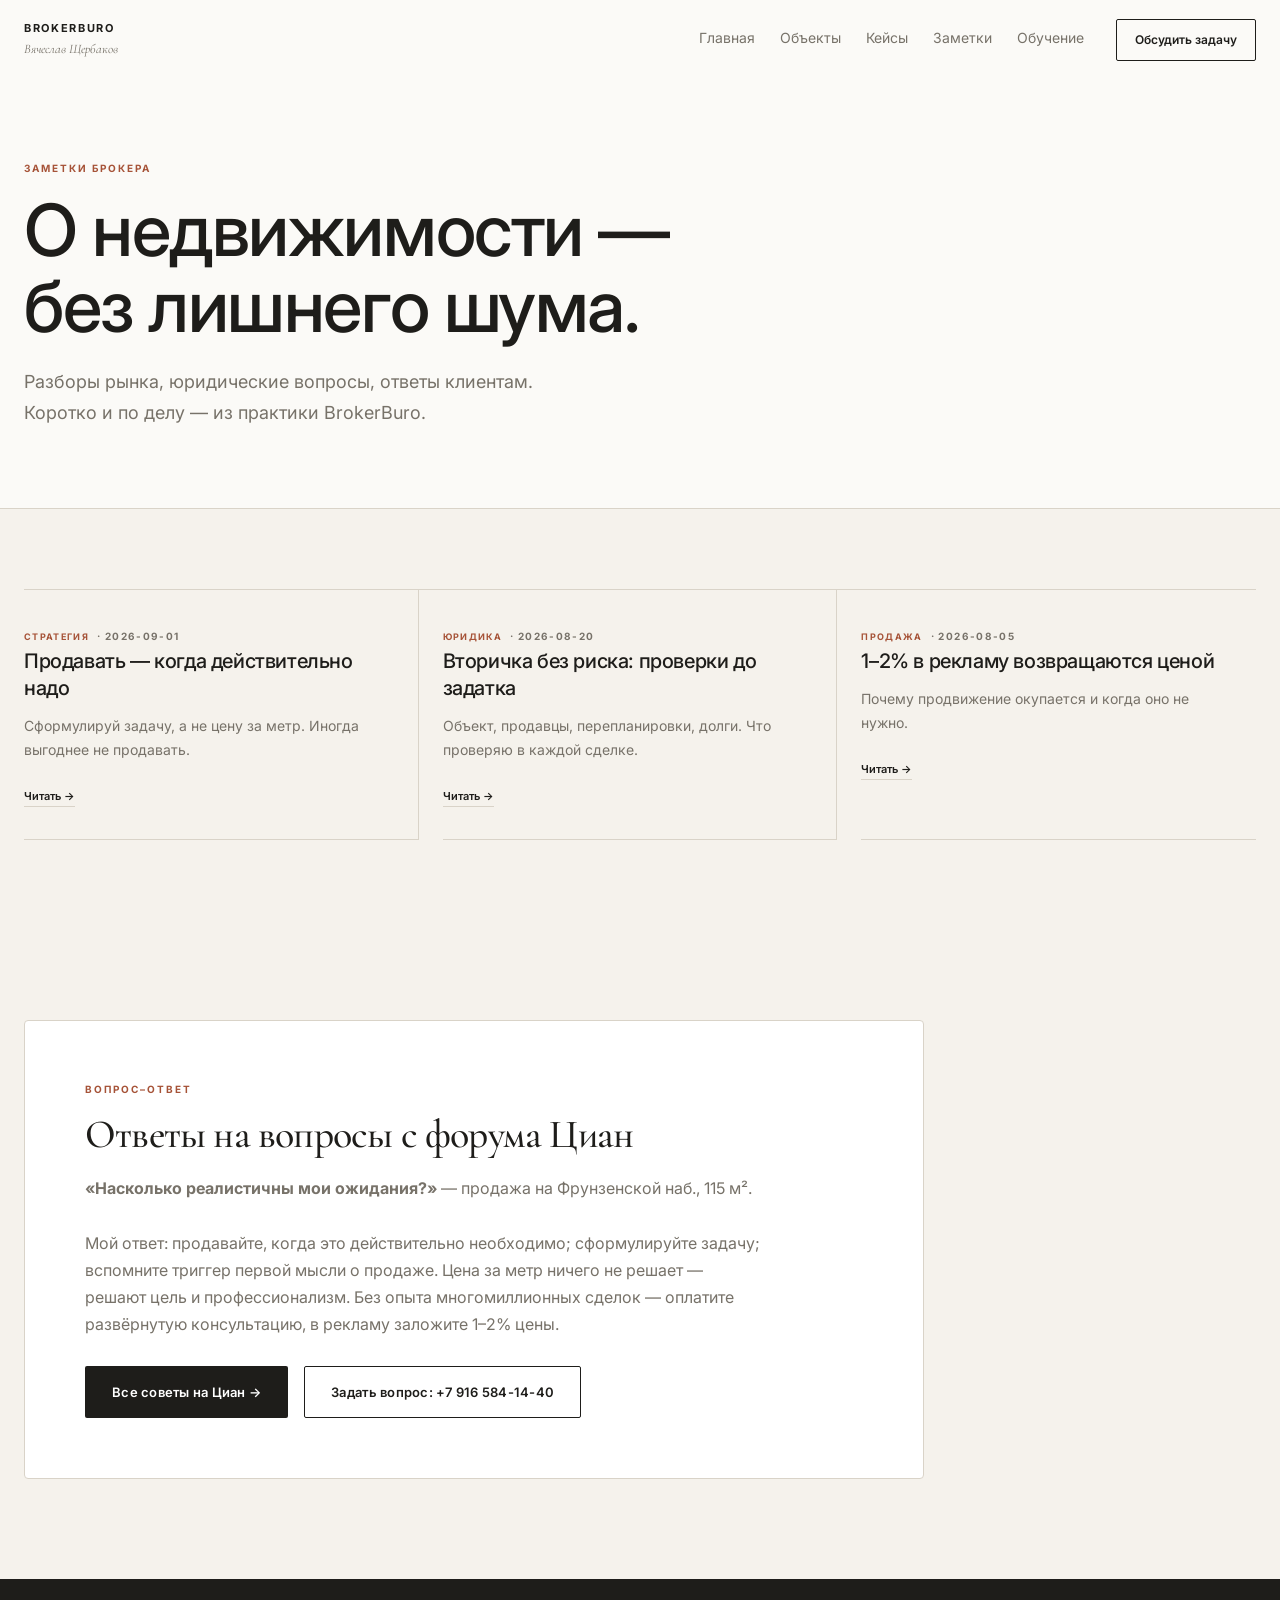
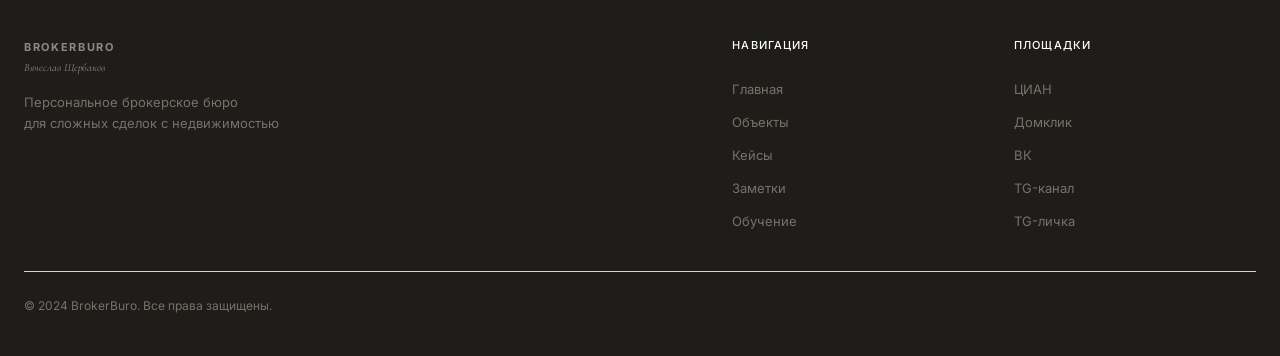
<file: blog.html>
<!doctype html>
<html lang="ru">
<head>
  <meta charset="utf-8" />
  <meta name="viewport" content="width=device-width, initial-scale=1" />
  <title>Заметки — BrokerBuro</title>
  <meta name="description" content="Заметки брокера о недвижимости — без лишнего шума. Разборы рынка, юридические вопросы, ответы клиентам." />
  <link rel="preconnect" href="https://fonts.googleapis.com">
  <link rel="preconnect" href="https://fonts.gstatic.com" crossorigin>
  <link href="https://fonts.googleapis.com/css2?family=Cormorant+Garamond:ital,wght@0,400;0,500;0,600;1,400&family=Inter:wght@300;400;500;600;700&display=swap" rel="stylesheet">
  <link rel="stylesheet" href="assets/css/style-premium.css" />
</head>
<body>
<header class="site-header" id="header">
  <div class="container header-inner">
    <a class="brand" href="index.html" aria-label="BrokerBuro">
      <span class="brand-name">BrokerBuro</span>
      <span class="brand-signature">Вячеслав Щербаков</span>
    </a>
    
    <nav class="nav" aria-label="Основная навигация">
      <a href="index.html">Главная</a>
      <a href="catalog.html">Объекты</a>
      <a href="cases.html">Кейсы</a>
      <a href="blog.html" class="active">Заметки</a>
      <a href="coaching.html">Обучение</a>
    </nav>
    
    <a class="header-cta js-open-tg" href="#">Обсудить задачу</a>
    
    <button class="burger" type="button" aria-label="Открыть меню" aria-expanded="false">☰</button>
  </div>
  
  <div class="mobile-nav" aria-hidden="true">
    <a href="index.html">Главная</a>
    <a href="catalog.html">Объекты</a>
    <a href="cases.html">Кейсы</a>
    <a href="blog.html" class="active">Заметки</a>
    <a href="coaching.html">Обучение</a>
    <a href="#" class="js-open-tg" data-plan="Консультация">Обсудить задачу</a>
  </div>
</header>

<main class="notes-page">
  <!-- Notes Header -->
  <section class="notes-hero">
    <div class="container">
      <span class="section-kicker">ЗАМЕТКИ БРОКЕРА</span>
      <h1>О недвижимости — без лишнего шума.</h1>
      <p class="notes-subtitle">
        Разборы рынка, юридические вопросы, ответы клиентам. 
        Коротко и по делу — из практики BrokerBuro.
      </p>
    </div>
  </section>
  
  <!-- Notes Grid -->
  <section class="section">
    <div class="container">
      <div class="notes-grid" id="posts"><p>Загружаю…</p></div>
    </div>
  </section>
  
  <!-- Q&A Section -->
  <section class="qa-section">
    <div class="container">
      <div class="qa-card">
        <div>
          <span class="section-kicker">ВОПРОС–ОТВЕТ</span>
          <h2 style="font-family:var(--font-serif);font-size:clamp(28px,4vw,40px);margin-bottom:20px;">Ответы на вопросы с форума Циан</h2>
          <p style="font-size:16px;line-height:1.7;color:var(--text-muted);max-width:680px;margin-bottom:28px;">
            <strong>«Насколько реалистичны мои ожидания?»</strong> — продажа на Фрунзенской наб., 115 м².<br /><br />
            Мой ответ: продавайте, когда это действительно необходимо; сформулируйте задачу; вспомните триггер первой мысли о продаже. 
            Цена за метр ничего не решает — решают цель и профессионализм. Без опыта многомиллионных сделок — оплатите развёрнутую консультацию, 
            в рекламу заложите 1–2% цены.
          </p>
          <div style="display:flex;gap:16px;flex-wrap:wrap;">
            <a class="btn btn-primary" href="https://www.cian.ru/agents/12252057/" target="_blank" rel="noopener">Все советы на Циан →</a>
            <a class="btn btn-outline" href="tel:+79165841440">Задать вопрос: +7 916 584-14-40</a>
          </div>
        </div>
      </div>
    </div>
  </section>
</main>

<footer class="site-footer">
  <div class="container">
    <div class="footer-grid">
      <div class="footer-brand">
        <a class="brand" href="index.html">
          <span class="brand-name">BrokerBuro</span>
          <span class="brand-signature">Вячеслав Щербаков</span>
        </a>
        <p style="font-size: 13px; color: var(--text-muted); margin-top: 16px; line-height: 1.6;">
          Персональное брокерское бюро<br />
          для сложных сделок с недвижимостью
        </p>
      </div>
      <div class="footer-nav">
        <div class="footer-column">
          <h4 style="font-size: 11px; letter-spacing: 0.1em; text-transform: uppercase; margin-bottom: 16px;">Навигация</h4>
          <a href="index.html">Главная</a>
          <a href="catalog.html">Объекты</a>
          <a href="cases.html">Кейсы</a>
          <a href="blog.html">Заметки</a>
          <a href="coaching.html">Обучение</a>
        </div>
        <div class="footer-column">
          <h4 style="font-size: 11px; letter-spacing: 0.1em; text-transform: uppercase; margin-bottom: 16px;">Площадки</h4>
          <a href="https://www.cian.ru/agents/12252057/" target="_blank">ЦИАН</a>
          <a href="https://agencies.domclick.ru/agent/30328" target="_blank">Домклик</a>
          <a href="https://vk.ru/brokerburo" target="_blank">ВК</a>
          <a href="https://t.me/ai_and_realtor" target="_blank">TG-канал</a>
          <a href="https://t.me/VAShcherbakov" target="_blank">TG-личка</a>
        </div>
      </div>
    </div>
    <div style="border-top: 1px solid var(--line-sand); margin-top: 40px; padding-top: 24px; font-size: 12px; color: var(--text-muted);">
      © 2024 BrokerBuro. Все права защищены.
    </div>
  </div>
</footer>

<script type="module">
  import "./assets/js/common.js";
  fetch("data/posts.json").then(r => r.json()).then(posts => {
    document.getElementById("posts").innerHTML = posts.map(p =>
      `<article class="note-card hover-lift">
        <span class="note-category">${p.tag}<span class="note-date">· ${p.date}</span></span>
        <h3>${p.title}</h3>
        <p>${p.excerpt}</p>
        <a class="note-read-more" href="#">Читать <span class="arrow">→</span></a>
      </article>`
    ).join("");
  });
</script>
<script>
// Header scroll effect
(() => {
  const header = document.getElementById('header');
  if (!header) return;
  
  const onScroll = () => {
    if (window.scrollY > 50) {
      header.classList.add('scrolled');
    } else {
      header.classList.remove('scrolled');
    }
  };
  
  window.addEventListener('scroll', onScroll, { passive: true });
  onScroll();
})();

// Mobile menu
(() => {
  const burger = document.querySelector('.burger');
  const mobile = document.querySelector('.mobile-nav');
  const header = document.querySelector('.site-header');
  
  if (!burger || !mobile) return;
  
  burger.addEventListener('click', () => {
    const open = mobile.classList.toggle('open');
    burger.setAttribute('aria-expanded', String(open));
    burger.textContent = open ? '✕' : '☰';
    mobile.setAttribute('aria-hidden', String(!open));
    document.body.style.overflow = open ? 'hidden' : '';
  });
  
  mobile.querySelectorAll('a').forEach(a => {
    a.addEventListener('click', () => {
      mobile.classList.remove('open');
      burger.setAttribute('aria-expanded', 'false');
      burger.textContent = '☰';
      mobile.setAttribute('aria-hidden', 'true');
      document.body.style.overflow = '';
    });
  });
})();

// Fade-in animation on scroll
(() => {
  const elements = document.querySelectorAll('.fade-in');
  if (!elements.length) return;
  
  const observer = new IntersectionObserver((entries) => {
    entries.forEach(entry => {
      if (entry.isIntersecting) {
        entry.target.classList.add('visible');
        observer.unobserve(entry.target);
      }
    });
  }, {
    threshold: 0.1,
    rootMargin: '0px 0px -50px 0px'
  });
  
  elements.forEach(el => observer.observe(el));
})();

// Image reveal animation
(() => {
  const images = document.querySelectorAll('.image-reveal img');
  images.forEach(img => {
    if (img.complete) {
      img.parentElement.classList.add('loaded');
    } else {
      img.addEventListener('load', () => {
        img.parentElement.classList.add('loaded');
      });
    }
  });
})();
</script>
  <!-- Telegram Modal -->
  <div id="tgModal" class="modal">
    <div class="modal-content">
      <button class="modal-close">&times;</button>
      <h3>Обсудить задачу</h3>
      <p class="modal-subtitle">Заполните форму — я свяжусь с вами в Telegram</p>
      
      <form data-telegram="Консультация">
        <div class="form-group">
          <label for="tgName-blog.html">Ваше имя</label>
          <input type="text" id="tgName-blog.html" name="name" placeholder="Иван" required>
        </div>
        
        <div class="form-group">
          <label for="tgPhone-blog.html">Телефон</label>
          <input type="tel" id="tgPhone-blog.html" name="phone" placeholder="+7 (999) 000-00-00" required>
        </div>
        
        <button type="submit" class="btn btn-primary btn-full">
          Написать в Telegram
        </button>
      </form>
      
      <p class="modal-note">
        Нажимая кнопку, вы перейдёте в Telegram с уже заполненным сообщением
      </p>
    </div>
  </div>

  <script src="assets/js/telegram-form.js"></script>
</body>
</html>
</file>
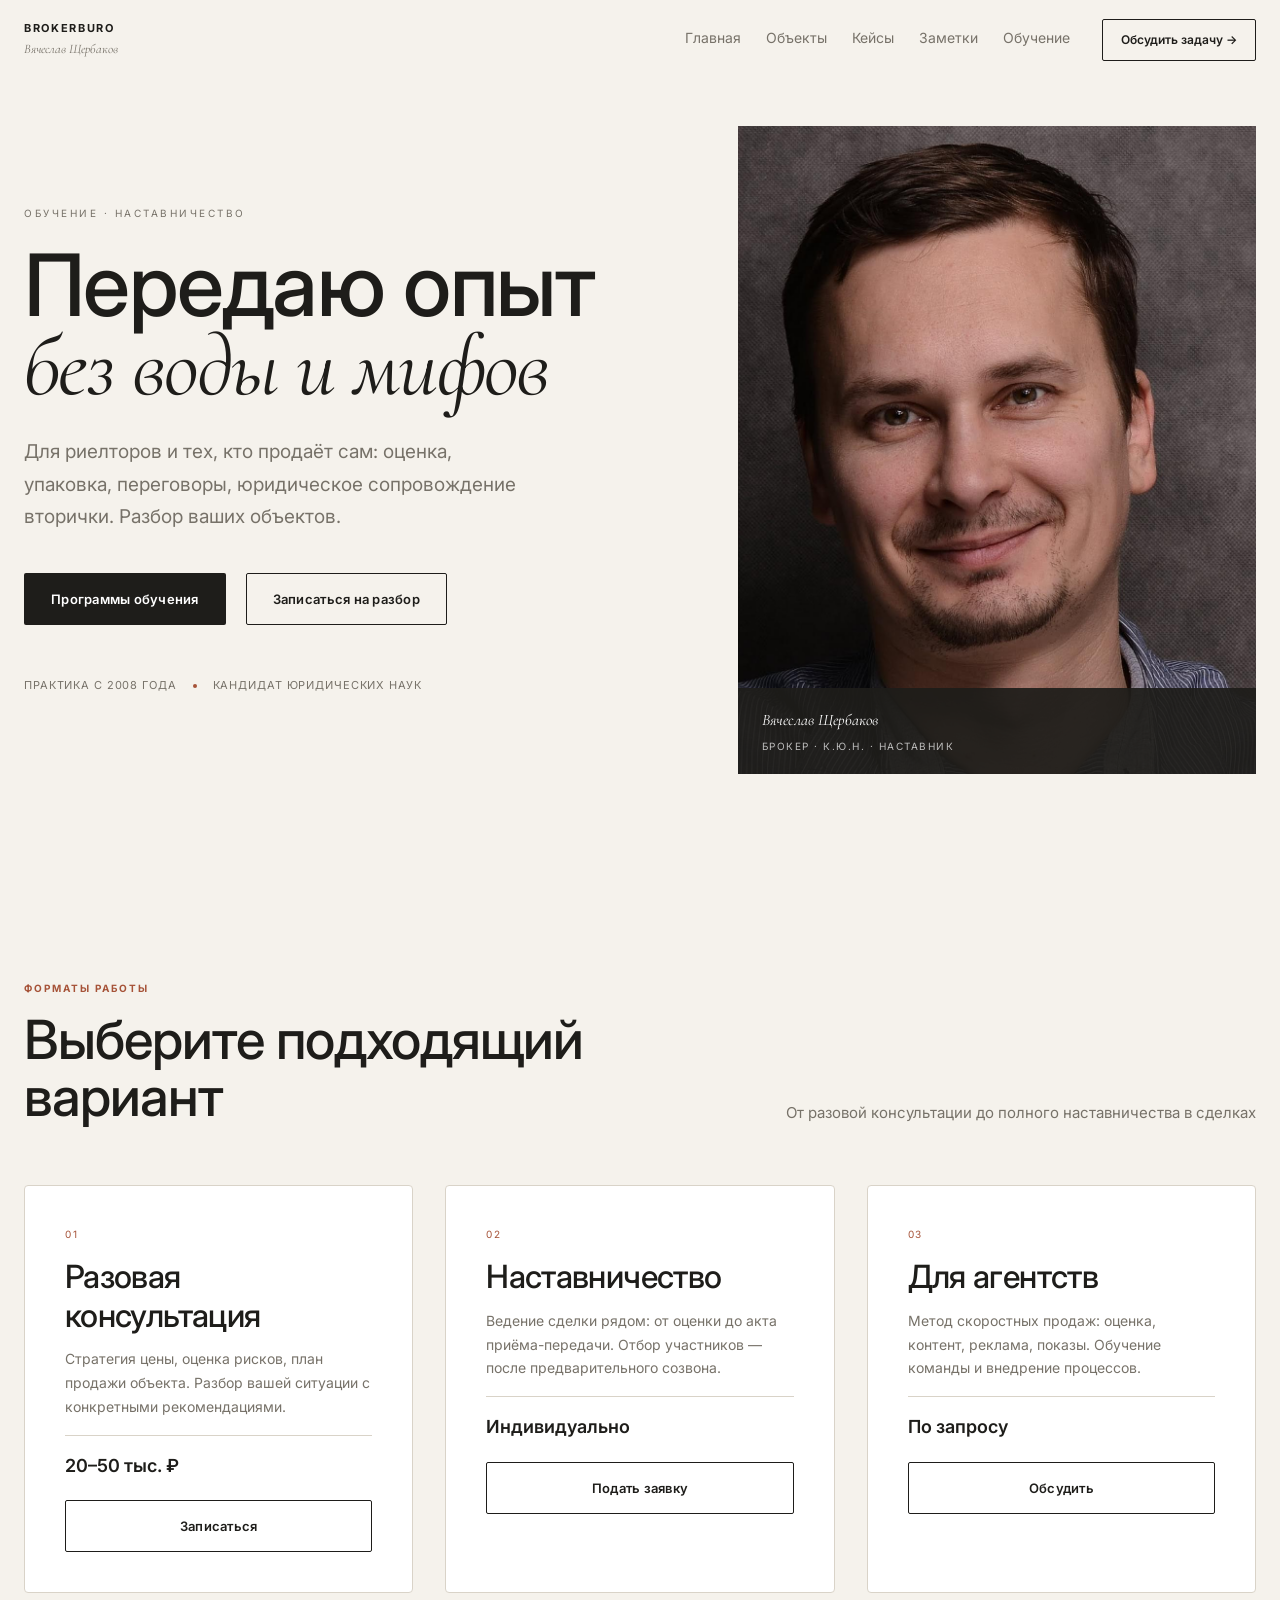
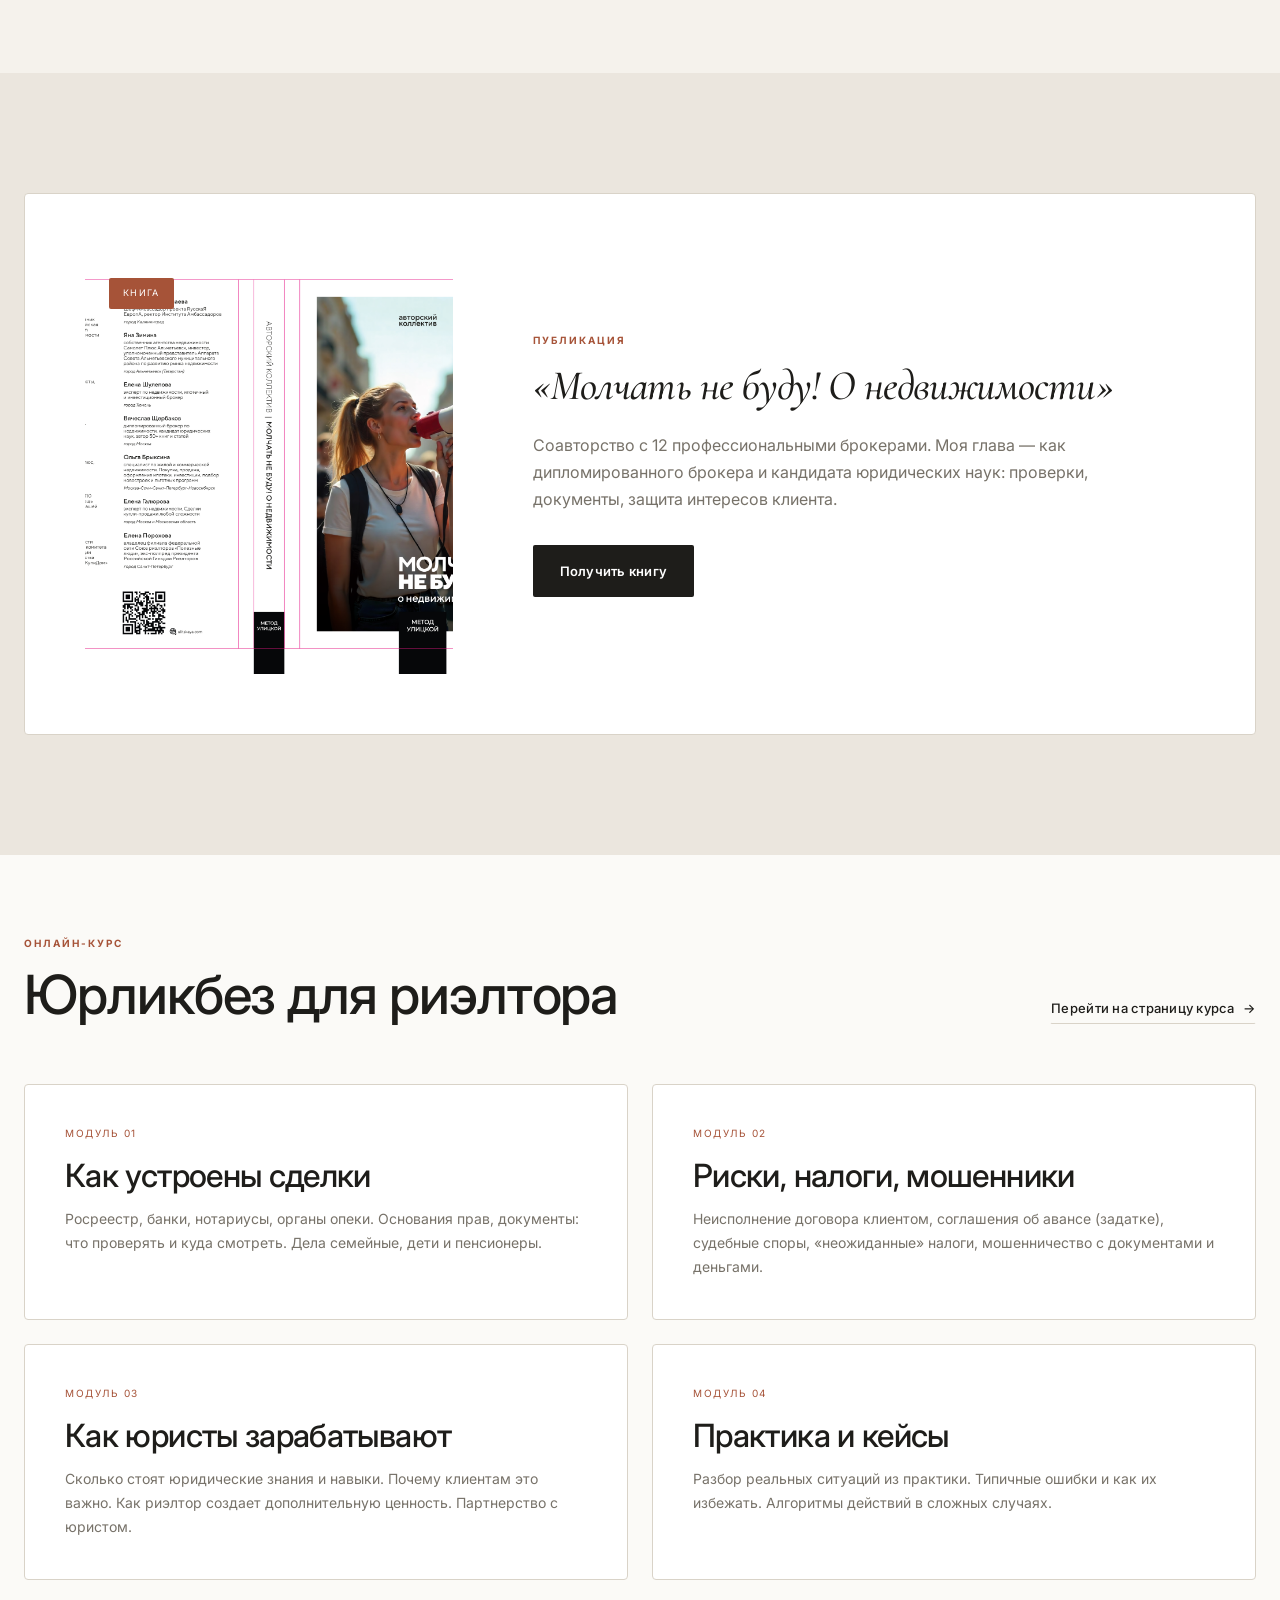
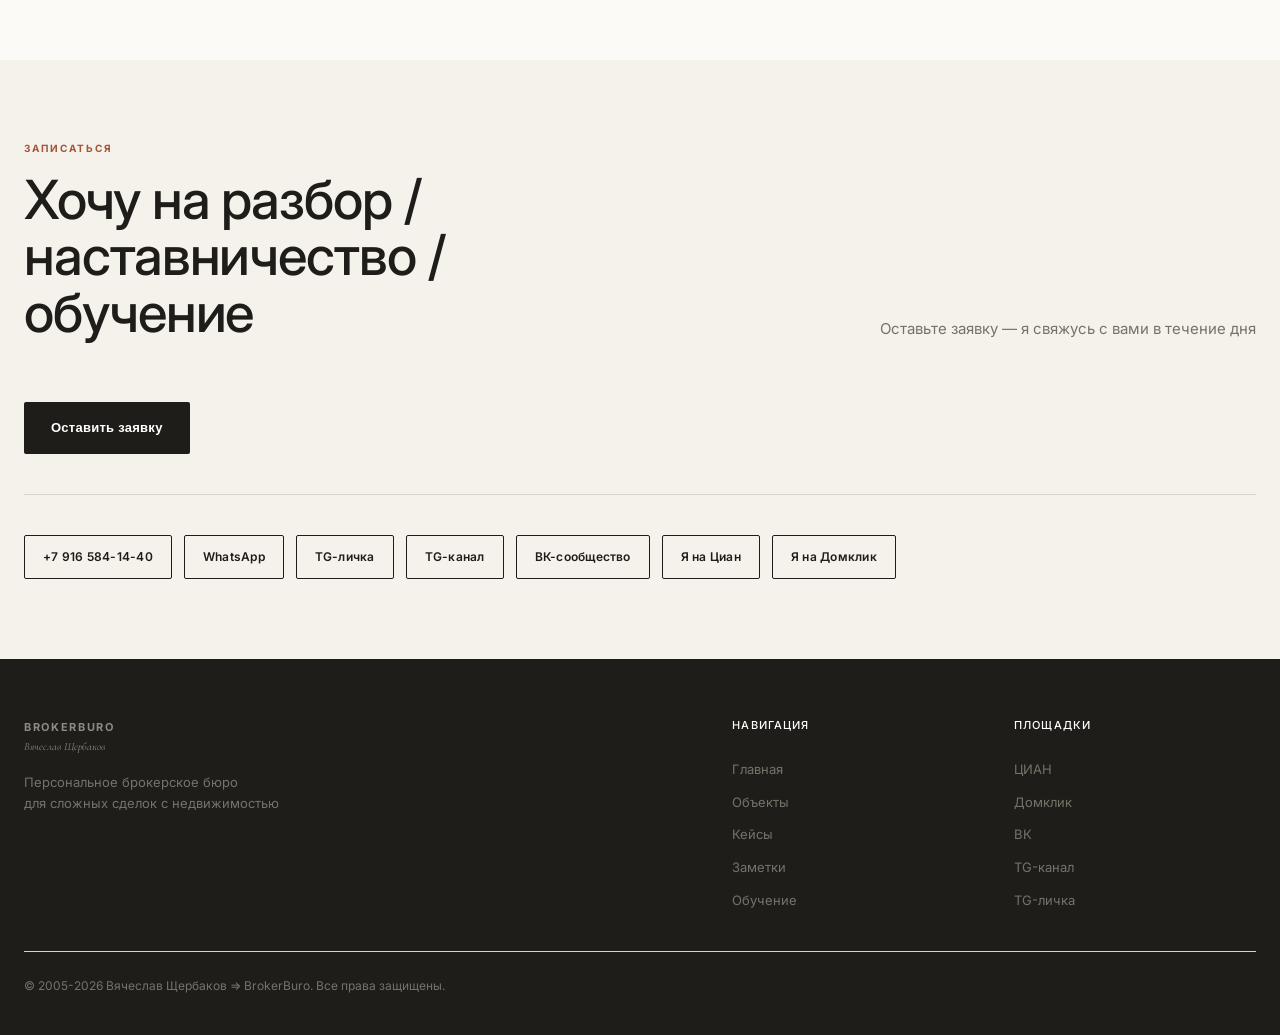
<file: coaching.html>
<!doctype html>
<html lang="ru">
<head>
  <meta charset="utf-8" />
  <meta name="viewport" content="width=device-width, initial-scale=1" />
  <title>Обучение и наставничество — BrokerBuro</title>
  <link rel="preconnect" href="https://fonts.googleapis.com" />
  <link rel="preconnect" href="https://fonts.gstatic.com" crossorigin />
  <link href="https://fonts.googleapis.com/css2?family=Cormorant+Garamond:ital,wght@0,400;0,500;0,600;1,400&family=Inter:wght@400;500;600;700&display=swap" rel="stylesheet" />
  <link rel="stylesheet" href="assets/css/style-premium.css" />
</head>
<body>
<header class="site-header" id="header"><div class="container header-inner">
  <a class="brand" href="index.html">
    <span class="brand-name">BrokerBuro</span>
    <span class="brand-signature">Вячеслав Щербаков</span>
  </a>
  <button class="burger" type="button" aria-label="Меню" aria-expanded="false">☰</button>
  <nav class="nav">
    <a href="index.html">Главная</a>
    <a href="catalog.html">Объекты</a>
    <a href="cases.html">Кейсы</a>
    <a href="blog.html">Заметки</a>
    <a href="coaching.html" class="active">Обучение</a>
  </nav>
  <a href="#" class="header-cta js-open-tg">Обсудить задачу →</a>
</div></header>

<div class="mobile-nav" id="mobileNav">
  <a href="index.html">Главная</a>
  <a href="catalog.html">Объекты</a>
  <a href="cases.html">Кейсы</a>
  <a href="blog.html">Заметки</a>
  <a href="coaching.html" class="active">Обучение</a>
  <a href="#" class="js-open-tg" data-plan="Наставничество">Обсудить задачу</a>
</div>

<main>
  <!-- Hero Section -->
  <section class="hero">
    <div class="container">
      <div class="hero-grid">
        <div class="hero-content">
          <span class="hero-eyebrow">ОБУЧЕНИЕ · НАСТАВНИЧЕСТВО</span>
          <h1 class="hero-title">
            Передаю опыт<br />
            <span class="serif">без воды и мифов</span>
          </h1>
          <p class="hero-subtitle">
            Для риелторов и тех, кто продаёт сам: оценка, упаковка, переговоры, 
            юридическое сопровождение вторички. Разбор ваших объектов.
          </p>
          <div class="hero-actions">
            <a href="#" class="btn btn-primary js-open-tg" data-plan="Программы обучения">Программы обучения</a>
            <a href="#contact" class="btn btn-outline">Записаться на разбор</a>
          </div>
          <div class="hero-meta">
            <span>Практика с 2008 года</span>
            <span class="dot"></span>
            <span>Кандидат юридических наук</span>
          </div>
        </div>
        <div class="hero-visual">
          <div class="portrait-wrapper">
            <img src="assets/portrait.jpg" alt="Вячеслав Щербаков" onerror="this.src='data:image/svg+xml,%3Csvg xmlns=%22http://www.w3.org/2000/svg%22 viewBox=%220 0 400 500%22%3E%3Crect fill=%22%23E8E4DC%22 width=%22400%22 height=%22500%22/%3E%3Ctext x=%2250%25%22 y=%2250%25%22 dominant-baseline=%22middle%22 text-anchor=%22middle%22 font-family=%22Georgia%22 font-size=%2218%22 fill=%22%23777269%22%3EПортрет брокера%3C/text%3E%3C/svg%3E'" />
            <div class="portrait-signature">
              <div>
                <div class="signature-name">Вячеслав Щербаков</div>
                <div class="signature-role">Брокер · К.Ю.Н. · Наставник</div>
              </div>
            </div>
          </div>
        </div>
      </div>
    </div>
  </section>

  <!-- Programs Section -->
  <section class="section" id="programs">
    <div class="container">
      <div class="section-header">
        <div>
          <span class="section-kicker">ФОРМАТЫ РАБОТЫ</span>
          <h2>Выберите подходящий вариант</h2>
        </div>
        <p>От разовой консультации до полного наставничества в сделках</p>
      </div>
      
      <div class="service-jtbd-grid coaching-grid">
        <!-- Program 1 -->
        <div class="service-jtbd coaching-card">
          <span class="service-jtbd-number">01</span>
          <h3 class="service-jtbd-title">Разовая консультация</h3>
          <p class="service-jtbd-desc">
            Стратегия цены, оценка рисков, план продажи объекта. 
            Разбор вашей ситуации с конкретными рекомендациями.
          </p>
          <div class="coaching-price">20–50 тыс. ₽</div>
          <a href="#contact" class="btn btn-outline" style="margin-top: 20px; width: 100%;">Записаться</a>
        </div>
        
        <!-- Program 2 -->
        <div class="service-jtbd coaching-card">
          <span class="service-jtbd-number">02</span>
          <h3 class="service-jtbd-title">Наставничество</h3>
          <p class="service-jtbd-desc">
            Ведение сделки рядом: от оценки до акта приёма-передачи. 
            Отбор участников — после предварительного созвона.
          </p>
          <div class="coaching-price">Индивидуально</div>
          <a href="#contact" class="btn btn-outline" style="margin-top: 20px; width: 100%;">Подать заявку</a>
        </div>
        
        <!-- Program 3 -->
        <div class="service-jtbd coaching-card">
          <span class="service-jtbd-number">03</span>
          <h3 class="service-jtbd-title">Для агентств</h3>
          <p class="service-jtbd-desc">
            Метод скоростных продаж: оценка, контент, реклама, показы. 
            Обучение команды и внедрение процессов.
          </p>
          <div class="coaching-price">По запросу</div>
          <a href="#contact" class="btn btn-outline" style="margin-top: 20px; width: 100%;">Обсудить</a>
        </div>
      </div>
    </div>
  </section>

  <!-- Book Section -->
  <section class="section book-section">
    <div class="container">
      <div class="book-showcase">
        <div class="book-image-wrapper">
          <img src="assets/img/book-cover.jpg" alt="Молчать не буду! О недвижимости — обложка" onerror="this.style.display='none'; this.nextElementSibling.style.display='flex';" />
          <div class="case-image-placeholder" style="display: none;">Обложка книги</div>
          <div class="object-badge">КНИГА</div>
        </div>
        <div class="book-details">
          <span class="section-kicker">ПУБЛИКАЦИЯ</span>
          <h2 class="serif" style="font-size: 42px; margin-bottom: 24px;">«Молчать не буду! О недвижимости»</h2>
          <p style="font-size: 16px; line-height: 1.7; color: var(--text-muted); margin-bottom: 32px;">
            Соавторство с 12 профессиональными брокерами. Моя глава — как дипломированного 
            брокера и кандидата юридических наук: проверки, документы, защита интересов клиента.
          </p>
          <div class="hero-actions">
            <a href="#" class="btn btn-primary js-open-tg" data-plan="Книга">Получить книгу</a>
          </div>
        </div>
      </div>
    </div>
  </section>

  <!-- Online Course Section -->
  <section class="section" style="background: var(--bg-paper);">
    <div class="container">
      <div class="section-header compact">
        <div>
          <span class="section-kicker">ОНЛАЙН-КУРС</span>
          <h2>Юрликбез для риэлтора</h2>
        </div>
        <a href="https://lawlickbez.netlify.app/" target="_blank" class="btn btn-link">
          Перейти на страницу курса <span class="arrow">→</span>
        </a>
      </div>
      
      <div class="service-jtbd-grid">
        <!-- Module 1 -->
        <div class="service-jtbd">
          <span class="service-jtbd-number">МОДУЛЬ 01</span>
          <h3 class="service-jtbd-title">Как устроены сделки</h3>
          <p class="service-jtbd-desc">
            Росреестр, банки, нотариусы, органы опеки. Основания прав, документы: 
            что проверять и куда смотреть. Дела семейные, дети и пенсионеры.
          </p>
        </div>
        
        <!-- Module 2 -->
        <div class="service-jtbd">
          <span class="service-jtbd-number">МОДУЛЬ 02</span>
          <h3 class="service-jtbd-title">Риски, налоги, мошенники</h3>
          <p class="service-jtbd-desc">
            Неисполнение договора клиентом, соглашения об авансе (задатке), судебные споры, 
            «неожиданные» налоги, мошенничество с документами и деньгами.
          </p>
        </div>
        
        <!-- Module 3 -->
        <div class="service-jtbd">
          <span class="service-jtbd-number">МОДУЛЬ 03</span>
          <h3 class="service-jtbd-title">Как юристы зарабатывают</h3>
          <p class="service-jtbd-desc">
            Сколько стоят юридические знания и навыки. Почему клиентам это важно. 
            Как риэлтор создает дополнительную ценность. Партнерство с юристом.
          </p>
        </div>
        
        <!-- Module 4 -->
        <div class="service-jtbd">
          <span class="service-jtbd-number">МОДУЛЬ 04</span>
          <h3 class="service-jtbd-title">Практика и кейсы</h3>
          <p class="service-jtbd-desc">
            Разбор реальных ситуаций из практики. Типичные ошибки и как их избежать. 
            Алгоритмы действий в сложных случаях.
          </p>
        </div>
      </div>
    </div>
  </section>

  <!-- Contact Form Section -->
  <section class="section" id="contact">
    <div class="container">
      <div class="section-header">
        <div>
          <span class="section-kicker">ЗАПИСАТЬСЯ</span>
          <h2>Хочу на разбор / наставничество / обучение</h2>
        </div>
        <p>Оставьте заявку — я свяжусь с вами в течение дня</p>
      </div>
      
      <form class="lead-form premium-form" id="coach" novalidate>
        <button class="btn btn-primary js-open-tg" type="button" data-plan="Заявка на консультацию">Оставить заявку</button>
      </form>
      
      <div class="contact-links">
        <a class="btn btn-outline" href="tel:+79165841440">+7 916 584-14-40</a>
        <a class="btn btn-outline" href="https://wa.me/79165841440" target="_blank">WhatsApp</a>
        <a class="btn btn-outline" href="https://t.me/VAShcherbakov" target="_blank">TG-личка</a>
        <a class="btn btn-outline" href="https://t.me/ai_and_realtor" target="_blank">TG-канал</a>
        <a class="btn btn-outline" href="https://vk.ru/brokerburo" target="_blank">ВК-сообщество</a>
        <a class="btn btn-outline" href="https://www.cian.ru/agents/12252057/" target="_blank">Я на Циан</a>
        <a class="btn btn-outline" href="https://agencies.domclick.ru/agent/30328" target="_blank">Я на Домклик</a>
      </div>
    </div>
  </section>
</main>

<footer class="site-footer">
  <div class="container">
    <div class="footer-grid">
      <div class="footer-brand">
        <a class="brand" href="index.html">
          <span class="brand-name">BrokerBuro</span>
          <span class="brand-signature">Вячеслав Щербаков</span>
        </a>
        <p style="font-size: 13px; color: var(--text-muted); margin-top: 16px; line-height: 1.6;">
          Персональное брокерское бюро<br />
          для сложных сделок с недвижимостью
        </p>
      </div>
      <div class="footer-nav">
        <div class="footer-column">
          <h4 style="font-size: 11px; letter-spacing: 0.1em; text-transform: uppercase; margin-bottom: 16px;">Навигация</h4>
          <a href="index.html">Главная</a>
          <a href="catalog.html">Объекты</a>
          <a href="cases.html">Кейсы</a>
          <a href="blog.html">Заметки</a>
          <a href="coaching.html">Обучение</a>
        </div>
        <div class="footer-column">
          <h4 style="font-size: 11px; letter-spacing: 0.1em; text-transform: uppercase; margin-bottom: 16px;">Площадки</h4>
          <a href="https://www.cian.ru/agents/12252057/" target="_blank">ЦИАН</a>
          <a href="https://agencies.domclick.ru/agent/30328" target="_blank">Домклик</a>
          <a href="https://vk.ru/brokerburo" target="_blank">ВК</a>
          <a href="https://t.me/ai_and_realtor" target="_blank">TG-канал</a>
          <a href="https://t.me/VAShcherbakov" target="_blank">TG-личка</a>
        </div>
      </div>
    </div>
    <div style="border-top: 1px solid var(--line-sand); margin-top: 40px; padding-top: 24px; font-size: 12px; color: var(--text-muted);">
      © 2005-2026 Вячеслав Щербаков => BrokerBuro. Все права защищены.
    </div>
  </div>
</footer>
<script>
// Header scroll effect
(() => {
  const header = document.getElementById('header');
  if (!header) return;
  
  const onScroll = () => {
    if (window.scrollY > 50) {
      header.classList.add('scrolled');
    } else {
      header.classList.remove('scrolled');
    }
  };
  
  window.addEventListener('scroll', onScroll, { passive: true });
  onScroll();
})();

// Mobile menu
(() => {
  const burger = document.querySelector('.burger');
  const mobile = document.querySelector('.mobile-nav');
  const header = document.querySelector('.site-header');
  
  if (!burger || !mobile) return;
  
  burger.addEventListener('click', () => {
    const open = mobile.classList.toggle('open');
    burger.setAttribute('aria-expanded', String(open));
    burger.textContent = open ? '✕' : '☰';
    mobile.setAttribute('aria-hidden', String(!open));
    document.body.style.overflow = open ? 'hidden' : '';
  });
  
  mobile.querySelectorAll('a').forEach(a => {
    a.addEventListener('click', () => {
      mobile.classList.remove('open');
      burger.setAttribute('aria-expanded', 'false');
      burger.textContent = '☰';
      mobile.setAttribute('aria-hidden', 'true');
      document.body.style.overflow = '';
    });
  });
})();

// Fade-in animation on scroll
(() => {
  const elements = document.querySelectorAll('.fade-in');
  if (!elements.length) return;
  
  const observer = new IntersectionObserver((entries) => {
    entries.forEach(entry => {
      if (entry.isIntersecting) {
        entry.target.classList.add('visible');
        observer.unobserve(entry.target);
      }
    });
  }, {
    threshold: 0.1,
    rootMargin: '0px 0px -50px 0px'
  });
  
  elements.forEach(el => observer.observe(el));
})();

// Image reveal animation
(() => {
  const images = document.querySelectorAll('.image-reveal img');
  images.forEach(img => {
    if (img.complete) {
      img.parentElement.classList.add('loaded');
    } else {
      img.addEventListener('load', () => {
        img.parentElement.classList.add('loaded');
      });
    }
  });
})();
</script>
<script type="module">
  import "./assets/js/common.js";
  document.getElementById("coach").addEventListener("submit", e => {
    e.preventDefault();
    const fd = new FormData(e.target);
    const name = fd.get("name").toString().trim(), phone = fd.get("phone").toString().trim();
    const err = document.getElementById("c-err"), ok = document.getElementById("c-ok");
    err.textContent = ""; ok.textContent = "";
    if (name.length < 2) { err.textContent = "Подскажи имя."; return; }
    if (!/^\+?[0-9\s\-()]{10,}$/.test(phone)) { err.textContent = "Проверь телефон."; return; }
    ok.textContent = `Спасибо, ${name}! Напишу по обучению в течение дня.`;
    e.target.querySelector("button").disabled = true;
  });
</script>
  <!-- Telegram Modal -->
  <div id="tgModal" class="modal">
    <div class="modal-content">
      <button class="modal-close">&times;</button>
      <h3>Обсудить задачу</h3>
      <p class="modal-subtitle">Заполните форму — я свяжусь с вами в Telegram</p>
      
      <form data-telegram="Консультация">
        <div class="form-group">
          <label for="tgName-coaching.html">Ваше имя</label>
          <input type="text" id="tgName-coaching.html" name="name" placeholder="Иван" required>
        </div>
        
        <div class="form-group">
          <label for="tgPhone-coaching.html">Телефон</label>
          <input type="tel" id="tgPhone-coaching.html" name="phone" placeholder="+7 (999) 000-00-00" required>
        </div>
        
        <button type="submit" class="btn btn-primary btn-full">
          Написать в Telegram
        </button>
      </form>
      
      <p class="modal-note">
        Нажимая кнопку, вы перейдёте в Telegram с уже заполненным сообщением
      </p>
    </div>
  </div>

  <script src="assets/js/telegram-form.js"></script>
</body>
</html>
</file>
<file: assets/css/style-premium.css>
/* ============================================
   BROKERBURO — Premium Design System
   Creative Direction: Editorial Luxury + Private Office
   ============================================ */

:root {
  /* Colors — новая палитра */
  --bg-ivory: #F5F2EC;
  --bg-paper: #FBFAF7;
  --text-graphite: #1E1D1A;
  --text-muted: #777269;
  --accent-terracotta: #A65338;
  --line-sand: #D9D3C8;
  --white: #FFFFFF;
  
  /* Typography */
  --font-serif: 'Cormorant Garamond', Georgia, 'Times New Roman', serif;
  --font-sans: 'Inter', -apple-system, BlinkMacSystemFont, 'Segoe UI', sans-serif;
  
  /* Layout */
  --max-width: 1280px;
  --gutter: 24px;
  
  /* Radius — минимальный, как в дизайн-системе */
  --radius-sm: 2px;
  --radius-md: 4px;
}

/* ============================================
   BASE STYLES
   ============================================ */

* { 
  box-sizing: border-box; 
  margin: 0;
  padding: 0;
}

html { 
  scroll-behavior: smooth; 
}

body {
  background: var(--bg-ivory);
  color: var(--text-graphite);
  font-family: var(--font-sans);
  font-size: 16px;
  line-height: 1.6;
  overflow-x: hidden;
  -webkit-font-smoothing: antialiased;
  -moz-osx-font-smoothing: grayscale;
}

img { 
  display: block; 
  max-width: 100%; 
  height: auto;
}

a { 
  color: inherit; 
  text-decoration: none;
  transition: color 0.2s ease;
}

/* ============================================
   SECTIONS
   ============================================ */

section, .section {
  padding: 80px 0;
}

/* Hero Section */
.hero {
  padding: 100px 0 100px;
  min-height: auto;
  display: flex;
  align-items: center;
}

/* ============================================
   TYPOGRAPHY
   ============================================ */

h1, h2, h3, h4 {
  font-weight: 500;
  letter-spacing: -0.02em;
  line-height: 1.1;
}

h1 {
  font-size: clamp(46px, 7vw, 86px);
  line-height: 0.95;
  margin-bottom: 24px;
}

h2 {
  font-size: clamp(32px, 5vw, 54px);
  line-height: 1.05;
  margin-bottom: 20px;
}

h3 {
  font-size: clamp(25px, 3.5vw, 40px);
  line-height: 1.1;
  margin-bottom: 16px;
}

p.lead {
  font-size: clamp(17px, 2vw, 20px);
  line-height: 1.7;
  color: var(--text-muted);
  max-width: 580px;
}

.eyebrow {
  font-size: 10px;
  letter-spacing: 0.2em;
  text-transform: uppercase;
  font-weight: 700;
  color: var(--accent-terracotta);
  margin-bottom: 20px;
  display: block;
}

.text-accent {
  color: var(--accent-terracotta);
}

.text-muted {
  color: var(--text-muted);
}

.serif {
  font-family: var(--font-serif);
  font-style: italic;
}

/* ============================================
   CONTAINER & GRID
   ============================================ */

.container {
  width: min(var(--max-width), calc(100% - 48px));
  margin: 0 auto;
}

.grid {
  display: grid;
  gap: var(--gutter);
}

/* ============================================
   HEADER — прозрачный поверх hero
   ============================================ */

.site-header {
  position: fixed;
  top: 0;
  left: 0;
  right: 0;
  z-index: 100;
  background: transparent;
  transition: background 0.3s ease, border-color 0.3s ease;
}

.site-header.scrolled {
  background: var(--bg-ivory);
  border-bottom: 1px solid var(--line-sand);
}

.header-inner {
  min-height: 80px;
  display: flex;
  align-items: center;
  gap: 32px;
}

/* Branding с signature */
.brand {
  display: flex;
  flex-direction: column;
  gap: 2px;
  text-decoration: none;
}

.brand-name {
  font-size: 11px;
  letter-spacing: 0.15em;
  font-weight: 700;
  text-transform: uppercase;
  color: var(--text-graphite);
}

.brand-signature {
  font-family: var(--font-serif);
  font-size: 13px;
  color: var(--text-muted);
  font-style: italic;
}

/* Navigation */
.nav {
  display: flex;
  gap: 25px;
  margin-left: auto;
}

.nav a {
  font-size: 14px;
  color: var(--text-muted);
  position: relative;
  padding-bottom: 4px;
}

.nav a::after {
  content: '';
  position: absolute;
  bottom: 0;
  left: 0;
  width: 0;
  height: 1px;
  background: var(--accent-terracotta);
  transition: width 0.25s ease;
}

.nav a:hover {
  color: var(--text-graphite);
}

.nav a:hover::after {
  width: 100%;
}

/* CTA Button in Header */
.header-cta {
  font-size: 12px;
  font-weight: 600;
  padding: 10px 18px;
  border: 1px solid var(--text-graphite);
  border-radius: var(--radius-sm);
  transition: all 0.25s ease;
}

.header-cta:hover {
  background: var(--text-graphite);
  color: var(--white);
}

/* Burger Menu */
.burger {
  display: none;
  background: var(--bg-ivory);
  border: none;
  font-size: 20px;
  cursor: pointer;
  color: var(--text-graphite);
  margin-left: auto;
}

.mobile-nav {
  display: none;
  position: fixed;
  top: 80px;
  left: 0;
  right: 0;
  background: var(--bg-ivory);
  border-bottom: 1px solid var(--line-sand);
  padding: 20px 24px;
  flex-direction: column;
  gap: 16px;
}

.mobile-nav.open {
  display: flex;
}

.mobile-nav a {
  font-size: 15px;
  padding: 12px 0;
  border-bottom: 1px solid var(--line-sand);
}

/* ============================================
   HERO SECTION — новый подход
   ============================================ */

.hero {
  padding: 100px 0 100px;
  min-height: 100vh;
  display: flex;
  align-items: center;
}

.hero-grid {
  display: grid;
  grid-template-columns: 1.1fr 0.9fr;
  gap: 80px;
  align-items: center;
}

.hero-eyebrow {
  font-size: 10px;
  letter-spacing: 0.25em;
  text-transform: uppercase;
  color: var(--text-muted);
  margin-bottom: 24px;
  display: block;
}

.hero-title {
  font-size: clamp(46px, 7vw, 86px);
  line-height: 0.95;
  font-weight: 500;
  margin-bottom: 28px;
  max-width: 720px;
}

.hero-title .serif {
  font-family: var(--font-serif);
  font-weight: 400;
  font-style: italic;
  display: block;
}

.hero-subtitle {
  font-size: clamp(17px, 2vw, 19px);
  line-height: 1.7;
  color: var(--text-muted);
  max-width: 520px;
  margin-bottom: 40px;
}

.hero-actions {
  display: flex;
  gap: 20px;
  align-items: center;
  flex-wrap: wrap;
}

/* Buttons */
.btn {
  display: inline-flex;
  align-items: center;
  justify-content: center;
  min-height: 52px;
  padding: 0 26px;
  font-size: 13px;
  font-weight: 600;
  letter-spacing: 0.02em;
  border: 1px solid transparent;
  border-radius: var(--radius-sm);
  transition: all 0.25s ease;
  cursor: pointer;
}

.btn-primary {
  background: var(--text-graphite);
  color: var(--white);
}

.btn-primary:hover {
  background: var(--accent-terracotta);
  border-color: var(--accent-terracotta);
}

.btn-outline {
  background: transparent;
  border-color: var(--text-graphite);
  color: var(--text-graphite);
}

.btn-outline:hover {
  background: var(--text-graphite);
  color: var(--white);
}

.btn-link {
  background: transparent;
  color: var(--text-graphite);
  padding: 0;
  min-height: auto;
  font-weight: 500;
  border-bottom: 1px solid var(--line-sand);
  padding-bottom: 4px;
}

.btn-link:hover {
  border-color: var(--accent-terracotta);
  color: var(--accent-terracotta);
}

.btn-link .arrow {
  margin-left: 8px;
  transition: transform 0.2s ease;
}

.btn-link:hover .arrow {
  transform: translateX(4px);
}

/* Hero Meta */
.hero-meta {
  margin-top: 52px;
  display: flex;
  gap: 16px;
  align-items: center;
  font-size: 11px;
  letter-spacing: 0.08em;
  text-transform: uppercase;
  color: var(--text-muted);
}

.hero-meta .dot {
  width: 4px;
  height: 4px;
  background: var(--accent-terracotta);
  border-radius: 50%;
}

/* Hero Visual — крупный портрет */
.hero-visual {
  position: relative;
}

.portrait-wrapper {
  position: relative;
  background: #E8E4DC;
  overflow: hidden;
}

.portrait-wrapper img {
  width: 100%;
  aspect-ratio: 4/5;
  object-fit: cover;
  object-position: center 20%;
  transition: transform 0.6s ease;
}

.portrait-wrapper:hover img {
  transform: scale(1.02);
}

/* Signature overlay на портрете */
.portrait-signature {
  position: absolute;
  bottom: 0;
  left: 0;
  right: 0;
  padding: 20px 24px;
  background: rgba(30, 29, 26, 0.92);
  color: var(--white);
  display: flex;
  justify-content: space-between;
  align-items: flex-start;
  gap: 16px;
}

.signature-name {
  font-family: var(--font-serif);
  font-size: 16px;
  font-style: italic;
}

.signature-role {
  font-size: 10px;
  letter-spacing: 0.15em;
  text-transform: uppercase;
  opacity: 0.7;
  margin-top: 4px;
}

/* ============================================
   PHILOSOPHY SECTION — "Что действительно важно"
   ============================================ */

.philosophy {
  padding: 120px 0;
  border-top: 1px solid var(--line-sand);
  border-bottom: 1px solid var(--line-sand);
}

.philosophy-grid {
  display: grid;
  grid-template-columns: repeat(3, 1fr);
  gap: 60px;
}

.philosophy-item {
  position: relative;
  padding-left: 20px;
}

.philosophy-number {
  font-size: 11px;
  color: var(--accent-terracotta);
  letter-spacing: 0.15em;
  margin-bottom: 20px;
  display: block;
}

.philosophy-title {
  font-family: var(--font-serif);
  font-size: clamp(32px, 4vw, 48px);
  font-style: italic;
  font-weight: 400;
  margin-bottom: 16px;
  color: var(--text-graphite);
}

.philosophy-text {
  font-size: 15px;
  line-height: 1.7;
  color: var(--text-muted);
}

/* ============================================
   SERVICES SECTION — JTBD подход
   ============================================ */

.services {
  padding: 120px 0;
}

.section-header {
  display: grid;
  grid-template-columns: 1fr 1fr;
  gap: 60px;
  align-items: end;
  margin-bottom: 60px;
}

.section-header.compact {
  grid-template-columns: 1fr auto;
}

.section-kicker {
  font-size: 10px;
  letter-spacing: 0.2em;
  text-transform: uppercase;
  color: var(--accent-terracotta);
  font-weight: 700;
  margin-bottom: 16px;
  display: block;
}

.section-header h2 {
  margin-bottom: 0;
}

.section-header p {
  font-size: 15px;
  line-height: 1.7;
  color: var(--text-muted);
  max-width: 480px;
  justify-self: end;
}

/* Service Cards — JTBD format */
.service-jtbd-grid {
  display: grid;
  grid-template-columns: repeat(2, 1fr);
  gap: 24px;
}

.service-jtbd {
  background: var(--white);
  padding: 40px;
  border: 1px solid var(--line-sand);
  border-radius: var(--radius-md);
  transition: all 0.3s ease;
  cursor: pointer;
}

.service-jtbd:hover {
  border-color: var(--accent-terracotta);
  transform: translateY(-4px);
  box-shadow: 0 12px 30px rgba(30, 29, 26, 0.08);
}

.service-jtbd-number {
  font-size: 10px;
  color: var(--accent-terracotta);
  letter-spacing: 0.15em;
  margin-bottom: 16px;
  display: block;
}

.service-jtbd-title {
  font-size: clamp(24px, 3vw, 32px);
  font-weight: 500;
  margin-bottom: 12px;
  line-height: 1.2;
}

.service-jtbd-desc {
  font-size: 14px;
  line-height: 1.7;
  color: var(--text-muted);
}

/* ============================================
   FEATURED OBJECT — curated collection
   ============================================ */

.featured-object {
  padding: 120px 0;
  background: var(--bg-paper);
}

.object-showcase {
  display: grid;
  grid-template-columns: 1.2fr 0.8fr;
  border: 1px solid var(--line-sand);
  min-height: 680px;
}

.object-image-wrapper {
  position: relative;
  overflow: hidden;
  background: #E5E0D8;
}

.object-image-wrapper img {
  width: 100%;
  height: 100%;
  object-fit: cover;
  transition: transform 0.6s ease;
}

.object-image-wrapper:hover img {
  transform: scale(1.03);
}

.object-badge {
  position: absolute;
  top: 24px;
  left: 24px;
  background: var(--accent-terracotta);
  color: var(--white);
  padding: 8px 14px;
  font-size: 9px;
  letter-spacing: 0.15em;
  text-transform: uppercase;
  border-radius: var(--radius-sm);
}

.object-details-wrapper {
  padding: 60px;
  display: flex;
  flex-direction: column;
  justify-content: center;
}

.object-location {
  font-size: 10px;
  letter-spacing: 0.15em;
  text-transform: uppercase;
  color: var(--accent-terracotta);
  font-weight: 700;
  margin-bottom: 20px;
}

.object-title {
  font-size: clamp(36px, 4.5vw, 52px);
  font-weight: 500;
  line-height: 1.1;
  margin-bottom: 12px;
}

.object-subtitle {
  font-family: var(--font-serif);
  font-size: 20px;
  font-style: italic;
  color: var(--text-muted);
  margin-bottom: 32px;
}

.object-specs {
  display: flex;
  gap: 24px;
  padding: 24px 0;
  border-top: 1px solid var(--line-sand);
  border-bottom: 1px solid var(--line-sand);
  margin-bottom: 32px;
}

.spec-item {
  font-size: 13px;
  color: var(--text-muted);
}

.spec-item strong {
  display: block;
  font-size: 18px;
  color: var(--text-graphite);
  margin-bottom: 4px;
}

.object-price {
  font-size: 24px;
  font-weight: 600;
  margin-bottom: 24px;
}

.object-bureau-note {
  font-size: 10px;
  color: var(--text-muted);
  letter-spacing: 0.1em;
  margin-bottom: 20px;
}

/* ============================================
   CASES SECTION — истории сделок
   ============================================ */

.cases {
  padding: 120px 0;
}

.case-grid {
  display: grid;
  grid-template-columns: repeat(3, 1fr);
  gap: 32px;
  border-top: 1px solid var(--line-sand);
  padding-top: 32px;
}

.case-card {
  background: var(--white);
  border: 1px solid var(--line-sand);
  border-radius: var(--radius-md);
  overflow: hidden;
  transition: all 0.3s ease;
  display: flex;
  flex-direction: column;
}

.case-card:hover {
  transform: translateY(-6px);
  box-shadow: 0 20px 40px rgba(30, 29, 26, 0.1);
  border-color: var(--accent-terracotta);
}

/* Case Image */
.case-image-wrapper {
  position: relative;
  height: 220px;
  background: #E8E4DC;
  overflow: hidden;
}

.case-image-wrapper img {
  width: 100%;
  height: 100%;
  object-fit: cover;
  transition: transform 0.5s ease;
}

.case-image-wrapper:hover img {
  transform: scale(1.05);
}

.case-image-placeholder {
  width: 100%;
  height: 100%;
  display: flex;
  align-items: center;
  justify-content: center;
  background: linear-gradient(135deg, #F5F2EC 0%, #EBE5DE 100%);
  color: var(--text-muted);
  font-size: 12px;
  letter-spacing: 0.08em;
}

/* Case Badge — для кейсов (inline) */
.case-badge {
  position: absolute;
  top: 16px;
  left: 16px;
  background: rgba(30, 29, 26, 0.9);
  color: var(--white);
  padding: 6px 12px;
  font-size: 9px;
  letter-spacing: 0.12em;
  text-transform: uppercase;
  border-radius: var(--radius-sm);
  backdrop-filter: blur(4px);
}

/* Case Content */
.case-content {
  padding: 28px;
  flex: 1;
  display: flex;
  flex-direction: column;
}

.case-number {
  font-size: 10px;
  color: var(--accent-terracotta);
  letter-spacing: 0.15em;
  margin-bottom: 12px;
  display: block;
}

.case-card h3 {
  font-family: var(--font-serif);
  font-size: clamp(20px, 2.5vw, 24px);
  font-style: italic;
  font-weight: 400;
  line-height: 1.3;
  margin-bottom: 12px;
  color: var(--text-graphite);
}

.case-meta {
  font-size: 12px;
  color: var(--text-muted);
  line-height: 1.6;
  margin-bottom: 16px;
  padding-bottom: 16px;
  border-bottom: 1px solid var(--line-sand);
}

.case-insight {
  margin-bottom: 20px;
  flex: 1;
}

.case-insight-label {
  font-size: 10px;
  letter-spacing: 0.12em;
  text-transform: uppercase;
  color: var(--text-muted);
  margin-bottom: 8px;
  display: block;
}

.case-insight-text {
  font-size: 13px;
  line-height: 1.6;
  color: var(--text-graphite);
  font-weight: 500;
}

/* Package Tags */
.case-package {
  display: flex;
  flex-wrap: wrap;
  gap: 8px;
  margin-bottom: 20px;
}

.package-tag {
  font-size: 10px;
  padding: 4px 10px;
  background: var(--bg-ivory);
  color: var(--text-muted);
  border-radius: var(--radius-sm);
  letter-spacing: 0.05em;
}

/* Case CTA */
.case-cta {
  margin-top: auto;
  padding-top: 16px;
  border-top: 1px solid var(--line-sand);
}

.case-cta .btn {
  width: 100%;
  justify-content: center;
}

/* ============================================
   PROCESS SECTION — как я работаю
   ============================================ */

.process {
  padding: 120px 0;
  border-top: 1px solid var(--line-sand);
  border-bottom: 1px solid var(--line-sand);
}

.process-grid {
  display: grid;
  grid-template-columns: 0.8fr 1.2fr;
  gap: 80px;
  align-items: start;
}

.process-intro {
  font-size: 15px;
  line-height: 1.7;
  color: var(--text-muted);
  max-width: 380px;
}

.process-timeline {
  list-style: none;
  position: relative;
  padding-left: 40px;
}

.process-timeline::before {
  content: '';
  position: absolute;
  left: 0;
  top: 0;
  bottom: 0;
  width: 1px;
  background: var(--line-sand);
}

.process-step {
  position: relative;
  padding-bottom: 40px;
}

.process-step::before {
  content: '';
  position: absolute;
  left: -40px;
  top: 6px;
  width: 9px;
  height: 9px;
  background: var(--bg-ivory);
  border: 1px solid var(--accent-terracotta);
  border-radius: 50%;
}

.process-step-number {
  font-size: 10px;
  color: var(--accent-terracotta);
  letter-spacing: 0.15em;
  margin-bottom: 8px;
  display: block;
}

.process-step-title {
  font-size: 18px;
  font-weight: 600;
  margin-bottom: 8px;
}

.process-step-desc {
  font-size: 14px;
  line-height: 1.6;
  color: var(--text-muted);
}

/* ============================================
   EXPERTISE SECTION
   ============================================ */

.expertise {
  padding: 120px 0;
}

.expertise-grid {
  display: grid;
  grid-template-columns: 1fr 1fr;
  gap: 80px;
  align-items: center;
}

.expertise-title {
  font-family: var(--font-serif);
  font-size: clamp(36px, 4.5vw, 52px);
  font-style: italic;
  font-weight: 400;
  margin-bottom: 24px;
}

.expertise-name {
  font-size: 24px;
  font-weight: 600;
  margin-bottom: 8px;
}

.expertise-credentials {
  font-size: 14px;
  color: var(--text-muted);
  line-height: 1.7;
  margin-bottom: 32px;
}

.media-logos {
  display: flex;
  gap: 32px;
  flex-wrap: wrap;
  margin-top: 40px;
}

.media-logo {
  font-size: 12px;
  color: var(--text-muted);
  font-weight: 600;
  opacity: 0.6;
}

/* ============================================
   BOOK SECTION — журнальная вставка
   ============================================ */

.book-section {
  padding: 120px 0;
  background: #EBE6DE;
}

.book-grid {
  display: grid;
  grid-template-columns: 0.45fr 1fr;
  gap: 80px;
  align-items: center;
  max-width: 1100px;
}

.book-cover-wrapper {
  position: relative;
}

.book-cover {
  box-shadow: 20px 25px 50px rgba(30, 29, 26, 0.15);
  transform: rotate(-2deg);
  transition: transform 0.4s ease;
}

.book-cover:hover {
  transform: rotate(0deg) scale(1.02);
}

.book-content h2 {
  font-family: var(--font-serif);
  font-size: clamp(40px, 5vw, 64px);
  font-style: italic;
  font-weight: 400;
  margin-bottom: 20px;
}

.book-quote {
  font-size: 16px;
  line-height: 1.8;
  color: var(--text-muted);
  max-width: 520px;
  margin-bottom: 32px;
  padding-left: 20px;
  border-left: 2px solid var(--accent-terracotta);
}

/* ============================================
   NOTES SECTION — заметки брокера
   ============================================ */

/* ============================================
   NOTES PAGE — Заметки брокера
   ============================================ */

.notes-page {
  min-height: 100vh;
}

.notes-hero {
  padding: 160px 0 80px;
  background: var(--bg-paper);
  border-bottom: 1px solid var(--line-sand);
}

.notes-hero h1 {
  font-size: clamp(42px, 6vw, 72px);
  line-height: 1.05;
  margin-bottom: 24px;
  max-width: 720px;
}

.notes-subtitle {
  font-size: clamp(16px, 2vw, 18px);
  line-height: 1.7;
  color: var(--text-muted);
  max-width: 580px;
}

/* Notes Grid */
.notes-grid {
  display: grid;
  grid-template-columns: repeat(3, 1fr);
  gap: 24px;
  border-top: 1px solid var(--line-sand);
}

.note-card {
  padding: 32px 28px 32px 0;
  border-right: 1px solid var(--line-sand);
  border-bottom: 1px solid var(--line-sand);
}

.note-card:last-child {
  border-right: none;
}

.note-category {
  font-size: 9px;
  letter-spacing: 0.15em;
  text-transform: uppercase;
  color: var(--accent-terracotta);
  font-weight: 700;
  margin-bottom: 12px;
}

.note-date {
  font-size: 10px;
  color: var(--text-muted);
  margin-left: 8px;
}

.note-card h3 {
  font-size: 20px;
  line-height: 1.35;
  margin-bottom: 12px;
  font-weight: 500;
}

.note-card p {
  font-size: 14px;
  line-height: 1.7;
  color: var(--text-muted);
  margin-bottom: 20px;
}

.note-read-more {
  font-size: 11px;
  font-weight: 600;
  color: var(--text-graphite);
  border-bottom: 1px solid var(--line-sand);
  padding-bottom: 3px;
}

.note-read-more:hover {
  color: var(--accent-terracotta);
  border-color: var(--accent-terracotta);
}

/* Q&A Section */
.qa-section {
  padding: 100px 0;
  background: var(--bg-ivory);
}

.qa-card {
  background: var(--white);
  padding: 60px;
  border: 1px solid var(--line-sand);
  border-radius: var(--radius-md);
  max-width: 900px;
}

/* ============================================
   FINAL CTA
   ============================================ */

.final-cta {
  padding: 140px 0;
  text-align: center;
}

.final-cta h2 {
  font-size: clamp(48px, 6vw, 80px);
  line-height: 1.05;
  margin-bottom: 16px;
}

.final-cta .serif {
  font-family: var(--font-serif);
  font-style: italic;
  font-weight: 400;
}

.final-cta-text {
  font-size: 16px;
  line-height: 1.7;
  color: var(--text-muted);
  max-width: 480px;
  margin: 0 auto 40px;
}

.contact-methods {
  display: flex;
  justify-content: center;
  gap: 12px;
  flex-wrap: wrap;
  margin-top: 32px;
}

.contact-methods a {
  font-size: 12px;
  color: var(--text-muted);
  padding: 8px 16px;
  border: 1px solid var(--line-sand);
  border-radius: var(--radius-sm);
  transition: all 0.25s ease;
}

.contact-methods a:hover {
  border-color: var(--accent-terracotta);
  color: var(--accent-terracotta);
}

/* ============================================
   FOOTER
   ============================================ */

.site-footer {
  background: var(--text-graphite);
  color: var(--white);
  padding: 60px 0 40px;
}

.footer-grid {
  display: grid;
  grid-template-columns: 1.2fr 1fr 1fr;
  gap: 60px;
}

.footer-brand strong {
  display: block;
  font-size: 12px;
  letter-spacing: 0.1em;
  text-transform: uppercase;
  margin-bottom: 8px;
}

.footer-brand span {
  display: block;
  font-size: 11px;
  color: #8E8981;
}

.footer-links {
  display: flex;
  flex-direction: column;
  gap: 10px;
}

.footer-links a {
  font-size: 11px;
  color: #B9B3AA;
  transition: color 0.2s ease;
}

.footer-links a:hover {
  color: var(--white);
}

.footer-bottom {
  margin-top: 60px;
  padding-top: 30px;
  border-top: 1px solid #3A3835;
  font-size: 10px;
  color: #6B665F;
  display: flex;
  justify-content: space-between;
}

/* ============================================
   RESPONSIVE
   ============================================ */

@media (max-width: 1024px) {
  .hero-grid {
    grid-template-columns: 1fr;
    gap: 60px;
  }
  
  .hero-visual {
    order: -1;
    max-width: 520px;
    margin: 0 auto;
  }
  
  .philosophy-grid,
  .case-grid,
  .notes-grid {
    grid-template-columns: repeat(2, 1fr);
  }
  
  .object-showcase {
    grid-template-columns: 1fr;
    min-height: auto;
  }
  
  .object-image-wrapper {
    min-height: 450px;
  }
  
  .object-details-wrapper {
    padding: 48px;
  }
  
  .footer-grid {
    grid-template-columns: 1fr 1fr;
  }
}

@media (max-width: 768px) {
  .container {
    width: min(var(--max-width), calc(100% - 32px));
  }
  
  .nav,
  .header-cta {
    display: none;
  }
  
  .burger {
    display: block;
  }
  
  .hero {
    padding: 120px 0 80px;
  }
  
  .section-header {
    grid-template-columns: 1fr;
    gap: 32px;
  }
  
  .section-header p {
    justify-self: start;
  }
  
  .philosophy-grid,
  .service-jtbd-grid,
  .case-grid,
  .notes-grid {
    grid-template-columns: 1fr;
  }
  
  .process-grid,
  .expertise-grid,
  .book-grid {
    grid-template-columns: 1fr;
    gap: 48px;
  }
  
  .object-details-wrapper {
    padding: 32px;
  }
  
  .footer-grid {
    grid-template-columns: 1fr;
    gap: 32px;
  }
  
  .footer-bottom {
    flex-direction: column;
    gap: 12px;
    text-align: center;
  }
}

@media (max-width: 480px) {
  .hero-title {
    font-size: 42px;
  }
  
  .hero-actions {
    flex-direction: column;
    align-items: stretch;
  }
  
  .btn {
    width: 100%;
  }
  
  .service-jtbd {
    padding: 28px;
  }
  
  .object-specs {
    flex-wrap: wrap;
    gap: 16px;
  }
}

/* ============================================
   MICRO-ANIMATIONS
   ============================================ */

.fade-in {
  opacity: 0;
  transform: translateY(20px);
  transition: opacity 0.5s ease, transform 0.5s ease;
}

.fade-in.visible {
  opacity: 1;
  transform: translateY(0);
}

.image-reveal {
  overflow: hidden;
}

.image-reveal img {
  transform: scale(1.05);
  opacity: 0;
  transition: transform 0.7s ease, opacity 0.5s ease;
}

.image-reveal.loaded img {
  transform: scale(1);
  opacity: 1;
}

/* Hover effects */
.hover-lift {
  transition: transform 0.3s ease, box-shadow 0.3s ease;
}

.hover-lift:hover {
  transform: translateY(-5px);
  box-shadow: 0 20px 40px rgba(0,0,0,0.08);
}

/* ============================================
   COACHING PAGE STYLES
   ============================================ */

.coaching-grid {
  grid-template-columns: repeat(3, 1fr);
  gap: 32px;
}

.coaching-card {
  display: flex;
  flex-direction: column;
}

.coaching-price {
  font-size: 18px;
  font-weight: 600;
  color: var(--text-graphite);
  margin-top: 16px;
  padding-top: 16px;
  border-top: 1px solid var(--line-sand);
}

/* Book Showcase */
.book-showcase {
  display: grid;
  grid-template-columns: 0.7fr 1.3fr;
  gap: 60px;
  align-items: center;
  background: var(--white);
  padding: 60px;
  border: 1px solid var(--line-sand);
  border-radius: var(--radius-md);
}

.book-image-wrapper {
  position: relative;
  height: 420px;
  background: #E8E4DC;
  overflow: hidden;
  border-radius: var(--radius-sm);
}

.book-image-wrapper img {
  width: 100%;
  height: 100%;
  object-fit: cover;
  transition: transform 0.5s ease;
}

.book-image-wrapper:hover img {
  transform: scale(1.03);
}

.book-details {
  padding: 20px;
}

/* Contact Links */
.contact-links {
  display: flex;
  flex-wrap: wrap;
  gap: 12px;
  margin-top: 40px;
  padding-top: 40px;
  border-top: 1px solid var(--line-sand);
}

.contact-links .btn {
  font-size: 12px;
  padding: 10px 18px;
  min-height: 44px;
}

/* Premium Form */
.premium-form {
  max-width: 520px;
  margin-top: 32px;
}

.form-row {
  display: grid;
  grid-template-columns: 1fr 1fr;
  gap: 16px;
  margin-bottom: 16px;
}

.form-input {
  width: 100%;
  padding: 14px 18px;
  font-size: 14px;
  font-family: var(--font-sans);
  border: 1px solid var(--line-sand);
  border-radius: var(--radius-sm);
  background: var(--white);
  color: var(--text-graphite);
  transition: border-color 0.25s ease, box-shadow 0.25s ease;
}

.form-input:focus {
  outline: none;
  border-color: var(--accent-terracotta);
  box-shadow: 0 0 0 3px rgba(166, 83, 56, 0.1);
}

.form-input::placeholder {
  color: var(--text-muted);
}

.premium-form .form-err {
  display: block;
  font-size: 13px;
  color: #C53030;
  margin-bottom: 12px;
}

.premium-form .form-ok {
  display: block;
  font-size: 13px;
  color: #2F855A;
  margin-top: 12px;
}

/* Footer Grid */
.footer-grid {
  display: grid;
  grid-template-columns: 1.2fr 1fr;
  gap: 80px;
}

.footer-brand .brand {
  margin-bottom: 16px;
}

.footer-nav {
  display: grid;
  grid-template-columns: 1fr 1fr;
  gap: 40px;
}

.footer-column {
  display: flex;
  flex-direction: column;
  gap: 12px;
}

.footer-column a {
  font-size: 13px;
  color: var(--text-muted);
  transition: color 0.2s ease;
}

.footer-column a:hover {
  color: var(--text-graphite);
}

/* Mobile Responsiveness */
@media (max-width: 1024px) {
  .coaching-grid {
    grid-template-columns: repeat(2, 1fr);
  }
  
  .book-showcase {
    grid-template-columns: 1fr;
    gap: 40px;
    padding: 40px;
  }
  
  .book-image-wrapper {
    height: 320px;
  }
}

@media (max-width: 768px) {
  .coaching-grid {
    grid-template-columns: 1fr;
  }
  
  .book-showcase {
    padding: 30px;
  }
  
  .book-image-wrapper {
    height: 280px;
  }
  
  .form-row {
    grid-template-columns: 1fr;
  }
  
  .footer-grid {
    grid-template-columns: 1fr;
    gap: 40px;
  }
  
  .footer-nav {
    grid-template-columns: 1fr;
    gap: 30px;
  }
  
  .contact-links {
    justify-content: center;
  }
  
  .contact-links .btn {
    width: 100%;
    justify-content: center;
  }
}

/* ---- Telegram Modal Styles ---- */
.modal {
  display: none;
  position: fixed;
  top: 0;
  left: 0;
  width: 100%;
  height: 100%;
  background: rgba(30, 29, 26, 0.8);
  backdrop-filter: blur(4px);
  z-index: 9999;
  align-items: center;
  justify-content: center;
  opacity: 0;
  transition: opacity 0.3s ease;
}

.modal.active {
  opacity: 1;
}

.modal-content {
  background: #FFFFFF;
  padding: 40px;
  border-radius: 4px;
  max-width: 480px;
  width: 90%;
  position: relative;
  transform: translateY(20px);
  transition: transform 0.3s ease;
}

.modal.active .modal-content {
  transform: translateY(0);
}

.modal-close {
  position: absolute;
  top: 16px;
  right: 16px;
  background: transparent;
  border: none;
  font-size: 28px;
  color: #777269;
  cursor: pointer;
  padding: 4px;
  line-height: 1;
  transition: color 0.2s ease;
}

.modal-close:hover {
  color: #1E1D1A;
}

.modal-content h3 {
  font-family: 'Cormorant Garamond', serif;
  font-size: 28px;
  font-weight: 600;
  color: #1E1D1A;
  margin: 0 0 8px 0;
}

.modal-subtitle {
  font-family: 'Inter', sans-serif;
  font-size: 14px;
  color: #777269;
  margin: 0 0 24px 0;
}

.form-group {
  margin-bottom: 20px;
}

.form-group label {
  display: block;
  font-family: 'Inter', sans-serif;
  font-size: 13px;
  font-weight: 500;
  color: #1E1D1A;
  margin-bottom: 8px;
}

.form-group input {
  width: 100%;
  padding: 14px 16px;
  border: 1px solid #D9D3C8;
  border-radius: 4px;
  font-family: 'Inter', sans-serif;
  font-size: 15px;
  color: #1E1D1A;
  background: #F5F2EC;
  transition: border-color 0.2s ease, box-shadow 0.2s ease;
}

.form-group input:focus {
  outline: none;
  border-color: #A65338;
  box-shadow: 0 0 0 3px rgba(166, 83, 56, 0.1);
}

.form-group input::placeholder {
  color: #A6A095;
}

.btn-full {
  width: 100%;
}

.modal-note {
  font-family: 'Inter', sans-serif;
  font-size: 12px;
  color: #777269;
  text-align: center;
  margin-top: 16px;
  line-height: 1.5;
}

@media (max-width: 768px) {
  .modal-content {
    padding: 30px 20px;
  }
  
  .modal-content h3 {
    font-size: 24px;
  }
}

/* Notes page responsive */
@media (max-width: 1024px) {
  .notes-grid {
    grid-template-columns: repeat(2, 1fr);
  }
  
  .note-card:nth-child(2n) {
    border-right: none;
  }
}

@media (max-width: 768px) {
  .qa-card {
    padding: 40px 24px;
  }
  
  .notes-hero {
    padding: 120px 0 60px;
  }
  
  .notes-grid {
    grid-template-columns: 1fr;
  }
  
  .note-card {
    border-right: none;
    border-bottom: 1px solid var(--line-sand);
  }
  
  .note-card:last-child {
    border-bottom: none;
  }
}

/* Notes page responsive */
@media (max-width: 1024px) {
  .notes-grid {
    grid-template-columns: repeat(2, 1fr);
  }
  
  .note-card:nth-child(2n) {
    border-right: none;
  }
}

@media (max-width: 768px) {
  .qa-card {
    padding: 40px 24px;
  }
  
  .notes-hero {
    padding: 120px 0 60px;
  }
  
  .notes-grid {
    grid-template-columns: 1fr;
  }
  
  .note-card {
    border-right: none;
    border-bottom: 1px solid var(--line-sand);
  }
  
  .note-card:last-child {
    border-bottom: none;
  }
}
</file>
